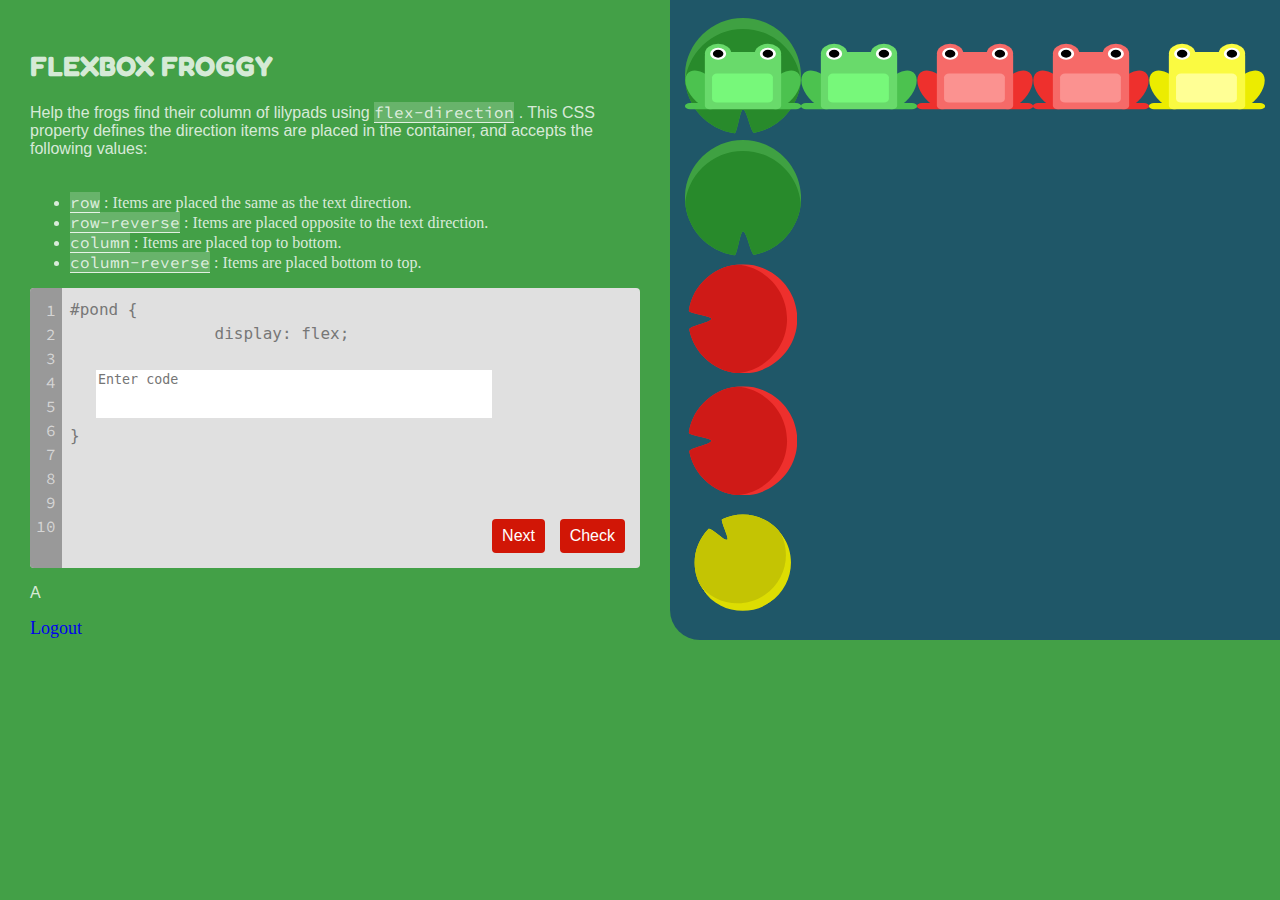
<file: index.html>
<!DOCTYPE html>
<html lang="en">
<head>
    <meta charset="UTF-8">
    <meta name="viewport" content="width=device-width, initial-scale=1.0">
    <title>Flexbox Froggy</title>
    <link rel="icon" type="image/x-icon" href="./assets/images/ansh.jpeg" sizes="96x96">

    <link rel="stylesheet" href="style.css">
</head>
<body>
    <div class="app">
        <section id="instruction">
            <h1>Flexbox Froggy</h1>
            <!-- <p>
                help this army of frogs form three orderly columns using
                a combination of <span class="help">flex-direction</span> and <span class="help">flex-wrap</span>.
            </p> -->
            <p>Help the frogs find their column of lilypads using <span class="help">flex-direction</span> . This CSS property defines the direction items are placed in the container, and accepts the following values:<br><br>

                <ul>
                    <li><span class="help">row</span> : Items are placed the same as the text direction.</li>
                    <li><span class="help">row-reverse</span> : Items are placed opposite to the text direction.</li>
                    <li><span class="help">column</span> : Items are placed top to bottom.</li>
                    <li><span class="help">column-reverse</span> : Items are placed bottom to top.</li>
                </ul>
                
            </p>

            <div class="editor">
                <div class="line-number">
                    1<br>2<br>3<br>4<br>5<br>6<br>7<br>8<br>9<br>10
                </div>

                <pre>#pond {
               display: flex;
                </pre>
                <textarea placeholder="Enter code"></textarea>
                <pre>}</pre>
                <!-- <button id="btn">Next</button> -->
                <button id="btn">Check</button>
                <button id="btn" style="margin-right: 80px; cursor: pointer;"><a href="./levels/index2.html" style="text-decoration: none; color: inherit;">Next</a></button>
            </div>
            <div class="auth_letter_div" id="popupContainer">
                <p id="auth_letter" class="auth_letter">A</p>
                <div id="popupMenu" class="popup-menu">
                    <a href="./auth/index.html" style="text-decoration: none; font-size: large; font-family: cursive;">Logout</a>
                </div>
            </div>
        </section>
        <section id="pond">
            <div id="forefront">
                <!-- green frog -->
                <div class="frogContainer">
                    <div class="frog green"></div>
                </div>
                <div class="frogContainer">
                    <div class="frog green"></div>
                </div>

                <!-- red frog -->
                <div class="frogContainer">
                    <div class="frog red"></div>
                </div>
                <div class="frogContainer">
                    <div class="frog red"></div>
                </div>

                <!-- yellow frog -->
                <div class="frogContainer">
                    <div class="frog yellow"></div>
                </div>

            </div>
            <div id="background">
                <!-- green -->
                <div class="lilly-container">
                    <div class="lilly green"></div>

                </div>
                <div class="lilly-container">
                    <div class="lilly green"></div>

                </div>
                
                <!-- red -->
                <div class="lilly-container">
                    <div class="lilly red" style="transform: scale(0.94) rotate(90deg)"></div>
                    
                </div>
                <div class="lilly-container">
                    <div class="lilly red" style="transform: scale(0.94) rotate(90deg)"></div>
                    
                </div>
                <!-- yellow -->
                <div class="lilly-container">
                    <div class="lilly yellow" style="transform: scale(0.83) rotate(146deg)"></div>
                    
                </div>
            </div>
        </section>
        
    </div>

    <script src="app.js"></script>
    <script src="./auth/app.js"></script>
</body>
</html>
</file>
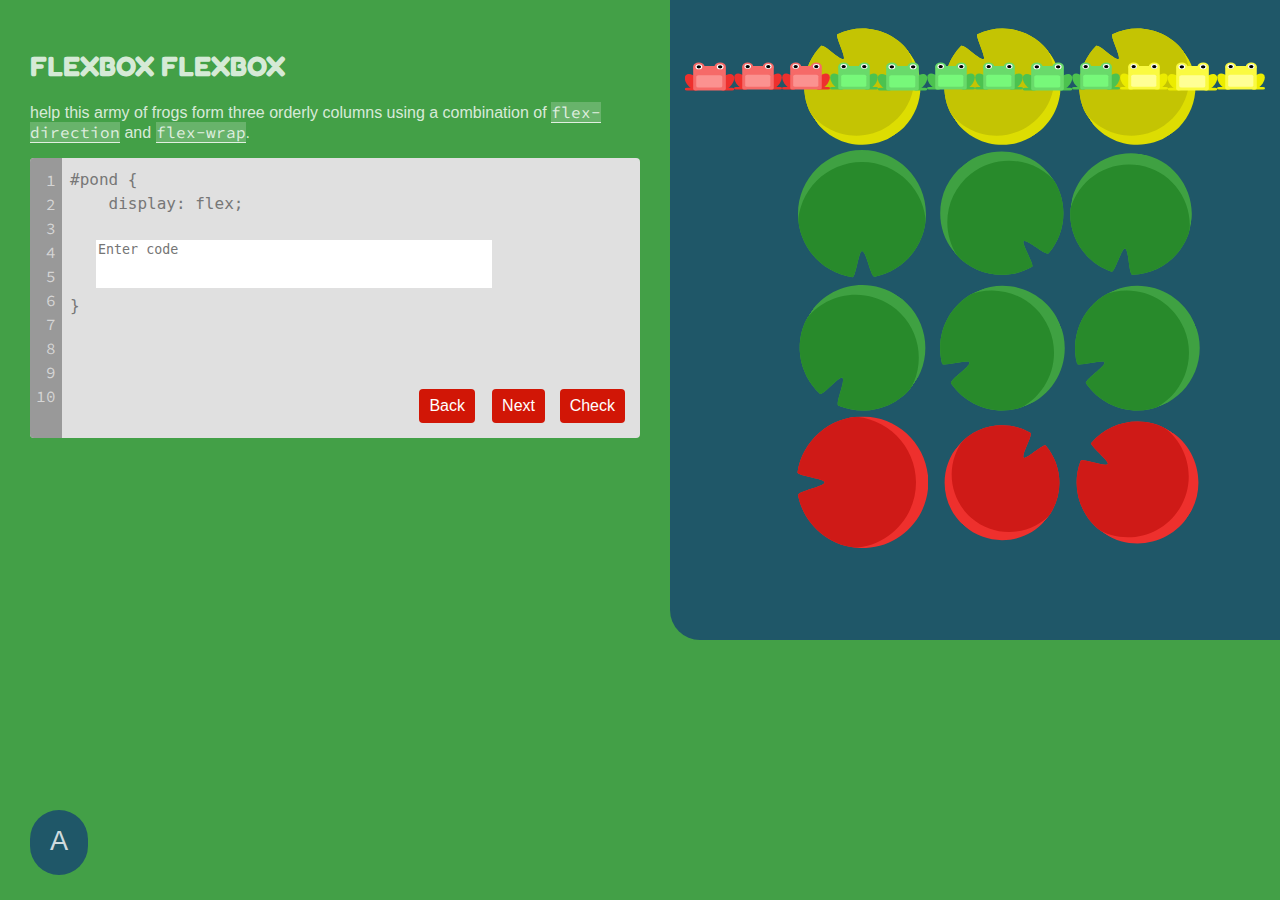
<file: levels/index3.html>
<!DOCTYPE html>
<html lang="en">
<head>
    <meta charset="UTF-8">
    <meta name="viewport" content="width=device-width, initial-scale=1.0">
    <title>Flexbox Froggy</title>
    <link rel="icon" type="image/x-icon" href="./assets/images/ansh.jpeg" sizes="96x96">
    <link rel="stylesheet" href="./style.css">
</head>
<body>
    <div class="app">
        <section id="instruction">
            <h1>Flexbox Flexbox</h1>
            <p>
                help this army of frogs form three orderly columns using
                a combination of <span class="help">flex-direction</span> and <span class="help">flex-wrap</span>.
            </p>

            <div class="editor">
                <div class="line-number">
                    1<br>2<br>3<br>4<br>5<br>6<br>7<br>8<br>9<br>10
                </div>

                <pre>#pond {
    display: flex;
                </pre>
                <textarea placeholder="Enter code"></textarea>
                <pre>}</pre>
                <!-- <button id="btn">Next</button> -->
                <button id="btn">Check</button>
                <button id="btn" style="margin-right: 150px; cursor: pointer;"><a href="./index2.html" style="text-decoration: none; color: inherit;">Back</a></button>
                <button id="btn" style="margin-right: 80px; cursor: pointer;"><a href="./index4.html" style="text-decoration: none; color: inherit;">Next</a></button>
            </div>
            <div class="auth_letter_div" id="popupContainer">
                <p id="auth_letter" class="auth_letter">A</p>
                <div id="popupMenu" class="popup-menu">
                    <a href="../auth/index.html" style="text-decoration: none; font-size: large; font-family: cursive;">Logout</a>
                </div>
            </div>
        </section>
        <section id="pond">
            <div id="forefront">

                <!-- red frog -->

                <div class="frogContainer">
                    <div class="frog red"></div>
                </div>
                <div class="frogContainer">
                    <div class="frog red"></div>
                </div>
                <div class="frogContainer">
                    <div class="frog red"></div>
                </div>

                <!-- green frog -->
                <div class="frogContainer">
                    <div class="frog green"></div>
                </div>
                <div class="frogContainer">
                    <div class="frog green"></div>
                </div>
                <div class="frogContainer">
                    <div class="frog green"></div>
                </div>
                <div class="frogContainer">
                    <div class="frog green"></div>
                </div>
                <div class="frogContainer">
                    <div class="frog green"></div>
                </div>
                <div class="frogContainer">
                    <div class="frog green"></div>
                </div>

                <!-- yellow frog -->
                
                <div class="frogContainer">
                    <div class="frog yellow"></div>
                </div>
                <div class="frogContainer">
                    <div class="frog yellow"></div>
                </div>
                <div class="frogContainer">
                    <div class="frog yellow"></div>
                </div>

            </div>
            <div id="background">
                <!-- yellow -->
                <div class="lilly-container">
                    <div class="lilly yellow one" style="transform: scale(0.83) rotate(146deg)"></div>
                    
                </div>
                <div class="lilly-container">
                    <div class="lilly yellow two" style="transform: scale(0.83) rotate(146deg)"></div>
                    
                </div>
                <div class="lilly-container three">
                    <div class="lilly yellow" style="transform: scale(0.83) rotate(146deg)"></div>
                    
                </div>


                <!-- green -->
                <div class="lilly-container four">
                    <div class="lilly green"></div>

                </div>
                <div class="lilly-container five">
                    <div class="lilly green" style="transform: scale(0.88) rotate(322deg)"></div>
                    
                </div>
                <div class="lilly-container six">
                    <div class="lilly green" style="transform: scale(0.95) rotate(10deg)"></div>
                    
                </div>
                <div class="lilly-container seven">
                    <div class="lilly green" style="transform: scale(0.82) rotate(34deg)"></div>
                    
                </div>
                <div class="lilly-container eight">
                    <div class="lilly green" style="transform: scale(0.89) rotate(67deg)"></div>
                    
                </div>
                <div class="lilly-container nine">
                    <div class="lilly green" style="transform: scale(0.89) rotate(67deg)"></div>
                    
                </div>
                <!-- red -->
                <div class="lilly-container ten">
                    <div class="lilly red" style="transform: scale(0.94) rotate(90deg)"></div>
                    
                </div>
                <div class="lilly-container eleven">
                    <div class="lilly red" style="transform: scale(0.82) rotate(221deg)"></div>
                    
                </div>
                <div class="lilly-container tweleve">
                    <div class="lilly red" style="transform: scale(0.87) rotate(122deg)"></div>
                    
                </div>
            </div>
        </section>
        
    </div>


    <script src="../app.js"></script>
    <script src="../auth/app.js"></script>
</body>
</html>
</file>
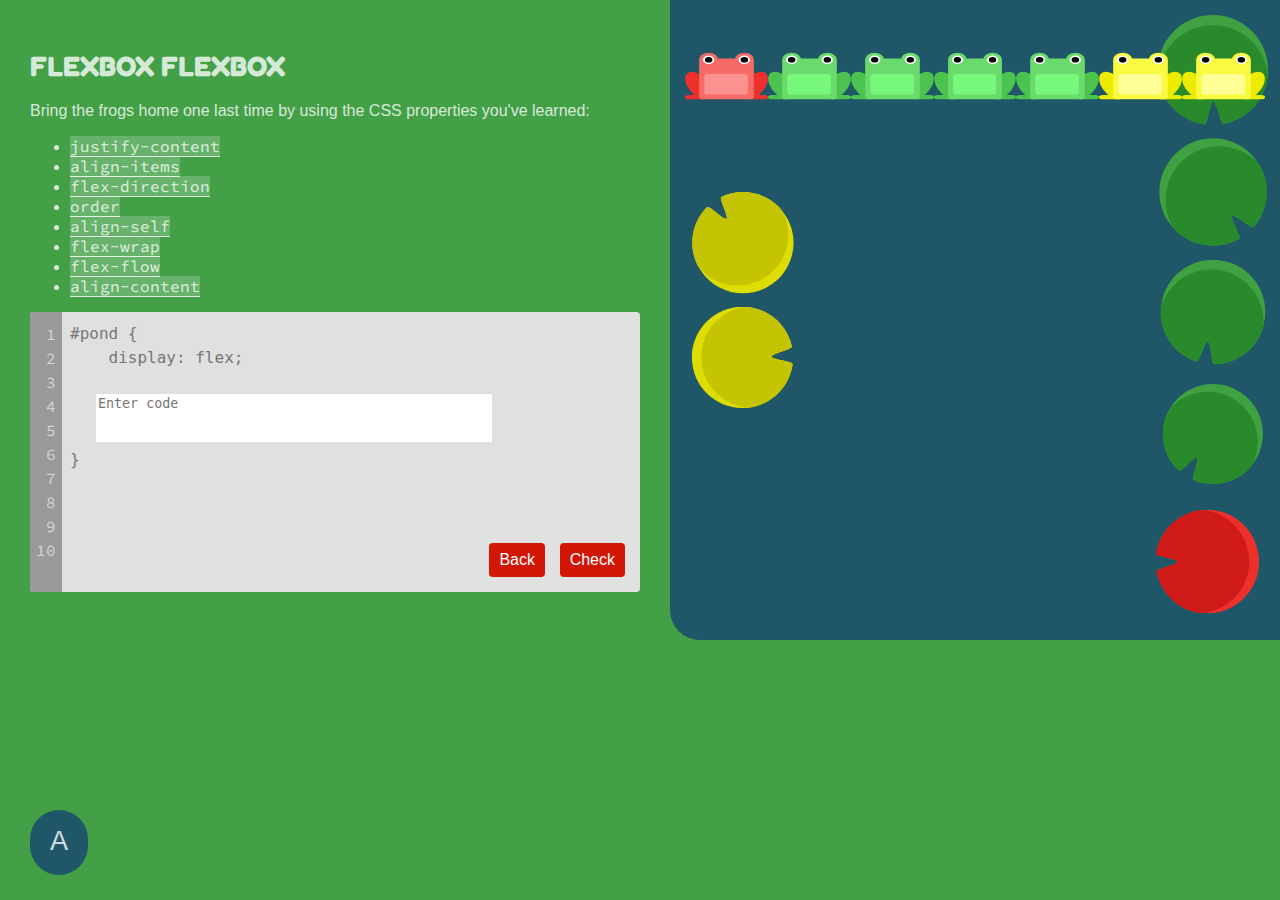
<file: levels/index4.html>
<!DOCTYPE html>
<html lang="en">
<head>
    <meta charset="UTF-8">
    <meta name="viewport" content="width=device-width, initial-scale=1.0">
    <title>Flexbox Froggy</title>
    <link rel="icon" type="image/x-icon" href="./assets/images/ansh.jpeg" sizes="96x96">
    <link rel="stylesheet" href="./style4.css">
</head>
<body>
    <div class="app">
        <section id="instruction">
            <h1>Flexbox Flexbox</h1>
            <!-- <p>
                help this army of frogs form three orderly columns using
                a combination of <span class="help">flex-direction</span> and <span class="help">flex-wrap</span>.
            </p> -->
            <p>Bring the frogs home one last time by using the CSS properties you've learned:</p>
<ul>
    <li><span class="help">justify-content</span></li>
    <li><span class="help">align-items</span></li>
    <li><span class="help">flex-direction</span></li>
    <li><span class="help">order</span></li>
    <li><span class="help">align-self</span></li>
    <li><span class="help">flex-wrap</span></li>
    <li><span class="help">flex-flow</span></li>
    <li><span class="help">align-content</span></li>
</ul>

            <div class="editor">
                <div class="line-number">
                    1<br>2<br>3<br>4<br>5<br>6<br>7<br>8<br>9<br>10
                </div>

                <pre>#pond {
    display: flex;
                </pre>
                <textarea placeholder="Enter code"></textarea>
                <pre>}</pre>
                <!-- <button id="btn">Next</button> -->
                <button id="btn">Check</button>
                <button id="btn" style="margin-right: 80px; cursor: pointer;"><a href="./index3.html" style="text-decoration: none; color: inherit;">Back</a></button>
            </div>
            <div class="auth_letter_div" id="popupContainer">
                <p id="auth_letter" class="auth_letter">A</p>
                <div id="popupMenu" class="popup-menu">
                    <a href="../auth/index.html" style="text-decoration: none; font-size: large; font-family: cursive;">Logout</a>
                </div>
            </div>
        </section>
        <section id="pond">
            <div id="forefront">
                <div class="frogContainer">
                    <div class="frog red"></div>
                </div>
                <!-- green frog -->
                <div class="frogContainer">
                    <div class="frog green"></div>
                </div>
                <div class="frogContainer">
                    <div class="frog green"></div>
                </div>
                <div class="frogContainer">
                    <div class="frog green"></div>
                </div>
                <div class="frogContainer">
                    <div class="frog green"></div>
                </div>

                <!-- yellow frog -->
                
                <div class="frogContainer">
                    <div class="frog yellow"></div>
                </div>
                <div class="frogContainer">
                    <div class="frog yellow"></div>
                </div>

            </div>
            <div id="background">
                <!-- green -->
                <div class="lilly-container">
                    <div class="lilly green one"></div>

                </div>
                <div class="lilly-container">
                    <div class="lilly green two" style="transform: scale(0.88) rotate(322deg)"></div>
                    
                </div>
                <div class="lilly-container">
                    <div class="lilly green three" style="transform: scale(0.95) rotate(10deg)"></div>
                    
                </div>
                <div class="lilly-container">
                    <div class="lilly green four" style="transform: scale(0.82) rotate(34deg)"></div>
                    
                </div>
                <!-- red -->
                <div class="lilly-container">
                    <div class="lilly red five" style="transform: scale(0.94) rotate(90deg)"></div>
                    
                </div>
                <!-- yellow -->
                <div class="lilly-container">
                    <div class="lilly yellow six" style="transform: scale(0.83) rotate(146deg)"></div>
                    
                </div>
                <div class="lilly-container seven">
                    <div class="lilly yellow" style="transform: scale(0.92) rotate(269deg)"></div>
                    
                </div>
            </div>
        </section>
        
    </div>


    <script src="../app.js"></script>
    <script src="../auth/app.js"></script>
</body>
</html>
</file>
<file: style.css>
@import url('https://fonts.googleapis.com/css2?family=Fredoka&family=Source+Code+Pro:ital,wght@0,300;0,400;1,200;1,300;1,400;1,500&display=swap');
body{
    background-color: rgb(67, 160, 71);
    color: rgba(255,255,255,0.8);
    margin: 0;
    padding: 0;
}

.app{
    display: flex;
}

h1{
    text-transform: uppercase;
    font-size: 28px;
    font-family: 'Fredoka', sans-serif;
}

p{
    font-family: 'PT Sans', sans-serif;
}

.help{
    font-family: 'Source Code Pro', monospace;
    background-color: rgba(255,255,255,0.2);
    border-bottom: 1px solid rgba(255,255,255,0.8);
}

#instruction{
    padding: 30px;
    width: 50%;
}

#pond{
    position: relative;
    background-color: rgb(31,87,104);
    width:50vw;
    height:50vw;
    border-bottom-left-radius: 30px;
    overflow: hidden;
    /* adding height width constrains on the ponds */
    min-width: 300px;
    min-height: 300px;
}



.editor{
    position: relative;
    background-color: rgb(224,224,224);
    height: 260px;
    /* width: 500px; */
    padding: 10px 10px 10px 40px;

    border-radius: 4px;
    font-family: 'Source Code Pro', monospace;
    font-size: 16px;
    line-height: 1.5;
    color: rgb(119,119,119);
    overflow: hidden;
}

.line-number{
    position: absolute;
    top:0;
    left:0;
    background-color: rgb(153,153,153);
    color: rgb(213,213,213);
    padding: 10px 6px;
    height: 100%;
    text-align: right;
}

pre{
    margin: 0;
    
}
textarea {
    height: 44px;
    
    border: none;
    outline: none;
    resize: none;
    overflow: auto;
    margin-left: 26px;
    width: 70%;
}
#btn{
    background-color: rgb(209,22,6);
    border: none;
    border-radius: 4px;
    font-family: 'PT Sans',sans-serif;
    font-size: 16px;
    line-height: 1.5;
    color: rgb(255,255,255);
    padding: 5px 10px;
    right:15px;
    bottom: 15px;
    position: absolute;
    
}

#forefront{
    position: absolute;
    z-index: 1;
    left: 0;
    right: 0;
    width: 95%;
    height: 95%;
    padding: 2.5%;
    display: flex;
}


#background{
    position: absolute;

    left: 0;
    right: 0;
    width: 95%;
    height: 95%;
    padding: 2.5%;

    display: flex;
    flex-direction: column;
    flex-wrap: wrap;
}

.lilly-container , .frogContainer{
    width: 20%;
    height: 20%;

}
.lilly,.frog{
    width: 100%;
    height: 100%;
    background-position: center;
    background-size: contain;
    background-repeat: no-repeat;
}

.lilly.green{
    background-image: url(./assets/images/lilypad-green.svg);
}
.lilly.red{
    background-image: url(./assets/images/lilypad-red.svg);
}
.lilly.yellow{
    background-image: url(./assets/images/lilypad-yellow.svg);
}


.frog.green{
    background-image: url(./assets/images/frog-green.svg);
}

.frog.red{
    background-image: url(./assets/images/frog-red.svg);
}
.frog.yellow{
    background-image: url(./assets/images/frog-yellow.svg);
}



/* CSS for the glowing and shaking effects */
.error-glow {
    border: 2px solid red;
    box-shadow: 0 0 5px red;
    animation: glow 0.5s infinite alternate;
}

@keyframes glow {
    0% {
        border-color: red;
        box-shadow: 0 0 5px red;
    }
    100% {
        border-color: transparent;
        box-shadow: none;
    }
}

.error-shake {
    animation: shake 0.5s ease-in-out infinite;
}

@keyframes shake {
    0%, 100% {
        transform: translateX(0);
    }
    25%, 75% {
        transform: translateX(-5px);
    }
    50% {
        transform: translateX(5px);
    }
}




/* Add media queries for responsiveness */
@media screen and (max-width: 768px) {
    .app {
        flex-direction: column; /* Stack elements vertically on small screens */
    }

    #instruction {
        width: 100%; /* Take full width on small screens */
    }

    #pond {
        width: 100%; /* Take full width on small screens */
    }

    .editor {
        width: 100%; /* Take full width on small screens */
    }

    .lilly-container,
    .frogContainer {
        width: 50%; /* Two elements per row on small screens */
    }

    /* Adjust font sizes or other styles for small screens */
    h1 {
        font-size: 24px;
    }
}
</file>
<file: levels/style.css>
@import url('https://fonts.googleapis.com/css2?family=Fredoka&family=Source+Code+Pro:ital,wght@0,300;0,400;1,200;1,300;1,400;1,500&display=swap');
body{
    background-color: rgb(67, 160, 71);
    color: rgba(255,255,255,0.8);
    margin: 0;
    padding: 0;
}

.app{
    display: flex;
}

h1{
    text-transform: uppercase;
    font-size: 28px;
    font-family: 'Fredoka', sans-serif;
}

p{
    font-family: 'PT Sans', sans-serif;
}

.help{
    font-family: 'Source Code Pro', monospace;
    background-color: rgba(255,255,255,0.2);
    border-bottom: 1px solid rgba(255,255,255,0.8);
}

#instruction{
    padding: 30px;
    width: 50%;
}

#pond{
    position: relative;
    background-color: rgb(31,87,104);
    width:50vw;
    height:50vw;
    border-bottom-left-radius: 30px;
    overflow: hidden;
    /* adding height width constrains on the ponds */
    min-width: 300px;
    min-height: 300px;
}



.editor{
    position: relative;
    background-color: rgb(224,224,224);
    height: 260px;
    /* width: 500px; */
    padding: 10px 10px 10px 40px;

    border-radius: 4px;
    font-family: 'Source Code Pro', monospace;
    font-size: 16px;
    line-height: 1.5;
    color: rgb(119,119,119);
    overflow: hidden;
}

.line-number{
    position: absolute;
    top:0;
    left:0;
    background-color: rgb(153,153,153);
    color: rgb(213,213,213);
    padding: 10px 6px;
    height: 100%;
    text-align: right;
}

pre{
    margin: 0;
    
}
textarea {
    height: 44px;
    
    border: none;
    outline: none;
    resize: none;
    overflow: auto;
    margin-left: 26px;
    width: 70%;
}
#btn{
    background-color: rgb(209,22,6);
    border: none;
    border-radius: 4px;
    font-family: 'PT Sans',sans-serif;
    font-size: 16px;
    line-height: 1.5;
    color: rgb(255,255,255);
    padding: 5px 10px;
    right:15px;
    bottom: 15px;
    position: absolute;
    
}

#forefront{
    position: absolute;
    z-index: 1;
    left: 0;
    right: 0;
    width: 95%;
    height: 95%;
    padding: 2.5%;
    display: flex;
}


#background{
    position: absolute;

    left: 0;
    right: 0;
    width: 95%;
    height: 95%;
    padding: 2.5%;

    display: flex;
    flex-direction: column;
    flex-wrap: wrap;
}

.lilly-container , .frogContainer{
    width: 20%;
    height: 20%;

}
.lilly,.frog{
    width: 100%;
    height: 100%;
    background-position: center;
    background-size: contain;
    background-repeat: no-repeat;
}

.lilly.green{
    background-image: url(../assets/images/lilypad-green.svg);
}

.one{
    width: 23%;
    height: 23%;
    position: absolute;
    top: 2%;
    left: 20%;
}

.two{
    width: 23%;
    height: 23%;
    position: absolute;
    top: 2%;
    left: 43%;
}

.three{
    width: 23%;
    height: 23%;
    position: absolute;
    top: 2%;
    left: 65%;
}

.four{
    width: 21%;
    height: 21%;
    position: absolute;
    top: 23%;
    left: 21%;
}
.five{
    width: 23%;
    height: 23%;
    position: absolute;
    top: 22%;
    left: 43%;
}
.six{
    width: 21%;
    height: 21%;
    position: absolute;
    top: 23%;
    left: 65%;
}
.seven{
    width: 25%;
    height: 25%;
    position: absolute;
    top: 42%;
    left: 19%;
}
.eight{
    width: 23%;
    height: 23%;
    position: absolute;
    top: 43%;
    left: 43%;
}
.nine{
    width: 23%;
    height: 23%;
    position: absolute;
    top: 43%;
    left: 65%;
}
.ten{
    width: 23%;
    height: 23%;
    position: absolute;
    top: 64%;
    left: 20%;
}
.eleven{
    width: 23%;
    height: 23%;
    position: absolute;
    top: 64%;
    left: 43%;
}
.tweleve{
    width: 23%;
    height: 23%;
    position: absolute;
    top: 64%;
    left: 65%;
}

.lilly.red{
    background-image: url(../assets/images/lilypad-red.svg);
}
.lilly.yellow{
    background-image: url(../assets/images/lilypad-yellow.svg);
}


.frog.green{
    background-image: url(../assets/images/frog-green.svg);
}

.frog.red{
    background-image: url(../assets/images/frog-red.svg);
}
.frog.yellow{
    background-image: url(../assets/images/frog-yellow.svg);
}

.auth_letter_div{
    position: absolute;
    bottom: 25px;
    background-color:  rgb(31,87,104);
    padding-left: 20px;
    padding-right: 20px;
    padding-bottom: 20px;
    border-radius: 50px;
    height: 5%;
    cursor: pointer;
}

.auth_letter{
    font-size: 1.7rem;
    margin-top: 15px;
}








/* CSS for the glowing and shaking effects */
.error-glow {
    border: 2px solid red;
    box-shadow: 0 0 5px red;
    animation: glow 0.5s infinite alternate;
}

@keyframes glow {
    0% {
        border-color: red;
        box-shadow: 0 0 5px red;
    }
    100% {
        border-color: transparent;
        box-shadow: none;
    }
}

.error-shake {
    animation: shake 0.5s ease-in-out infinite;
}

@keyframes shake {
    0%, 100% {
        transform: translateX(0);
    }
    25%, 75% {
        transform: translateX(-5px);
    }
    50% {
        transform: translateX(5px);
    }
}




/* Add media queries for responsiveness */
@media screen and (max-width: 768px) {
    .app {
        flex-direction: column; /* Stack elements vertically on small screens */
    }

    #instruction {
        width: 100%; /* Take full width on small screens */
    }

    #pond {
        width: 100%; /* Take full width on small screens */
    }

    .editor {
        width: 100%; /* Take full width on small screens */
    }

    .lilly-container,
    .frogContainer {
        width: 50%; /* Two elements per row on small screens */
    }

    /* Adjust font sizes or other styles for small screens */
    h1 {
        font-size: 24px;
    }
}



.popup-menu {
    display: none;
    position: absolute;
    top: 30px;
    right: 0;
    background-color: #fff;
    border: 1px solid #ccc;
    padding: 10px;
    border-radius: 4px;
    box-shadow: 0 2px 4px rgba(0, 0, 0, 0.1);
}

.auth_letter_div:hover #popupMenu {
    display: block;
}
</file>
<file: levels/style4.css>
@import url('https://fonts.googleapis.com/css2?family=Fredoka&family=Source+Code+Pro:ital,wght@0,300;0,400;1,200;1,300;1,400;1,500&display=swap');
body{
    background-color: rgb(67, 160, 71);
    color: rgba(255,255,255,0.8);
    margin: 0;
    padding: 0;
}

.app{
    display: flex;
}

h1{
    text-transform: uppercase;
    font-size: 28px;
    font-family: 'Fredoka', sans-serif;
}

p{
    font-family: 'PT Sans', sans-serif;
}

.help{
    font-family: 'Source Code Pro', monospace;
    background-color: rgba(255,255,255,0.2);
    border-bottom: 1px solid rgba(255,255,255,0.8);
}

#instruction{
    padding: 30px;
    width: 50%;
}

#pond{
    position: relative;
    background-color: rgb(31,87,104);
    width:50vw;
    height:50vw;
    border-bottom-left-radius: 30px;
    overflow: hidden;
    /* adding height width constrains on the ponds */
    min-width: 300px;
    min-height: 300px;
}



.editor{
    position: relative;
    background-color: rgb(224,224,224);
    height: 260px;
    /* width: 500px; */
    padding: 10px 10px 10px 40px;

    border-radius: 4px;
    font-family: 'Source Code Pro', monospace;
    font-size: 16px;
    line-height: 1.5;
    color: rgb(119,119,119);
    overflow: hidden;
}

.line-number{
    position: absolute;
    top:0;
    left:0;
    background-color: rgb(153,153,153);
    color: rgb(213,213,213);
    padding: 10px 6px;
    height: 100%;
    text-align: right;
}

pre{
    margin: 0;
    
}
textarea {
    height: 44px;
    
    border: none;
    outline: none;
    resize: none;
    overflow: auto;
    margin-left: 26px;
    width: 70%;
}
#btn{
    background-color: rgb(209,22,6);
    border: none;
    border-radius: 4px;
    font-family: 'PT Sans',sans-serif;
    font-size: 16px;
    line-height: 1.5;
    color: rgb(255,255,255);
    padding: 5px 10px;
    right:15px;
    bottom: 15px;
    position: absolute;
    
}

#forefront{
    position: absolute;
    z-index: 1;
    left: 0;
    right: 0;
    width: 95%;
    height: 95%;
    padding: 2.5%;
    display: flex;
}


#background{
    position: absolute;

    left: 0;
    right: 0;
    width: 95%;
    height: 95%;
    padding: 2.5%;

    display: flex;
    flex-direction: column;
    flex-wrap: wrap;
}

.lilly-container , .frogContainer{
    width: 20%;
    height: 20%;

}
.lilly,.frog{
    width: 100%;
    height: 100%;
    background-position: center;
    background-size: contain;
    background-repeat: no-repeat;
}

.lilly.green{
    background-image: url(../assets/images/lilypad-green.svg);
}
.lilly.red{
    background-image: url(../assets/images/lilypad-red.svg);
}
.lilly.yellow{
    background-image: url(../assets/images/lilypad-yellow.svg);
}


.frog.green{
    background-image: url(../assets/images/frog-green.svg);
}

.frog.red{
    background-image: url(../assets/images/frog-red.svg);
}
.frog.yellow{
    background-image: url(../assets/images/frog-yellow.svg);
}

.auth_letter_div{
    position: absolute;
    bottom: 25px;
    background-color:  rgb(31,87,104);
    padding-left: 20px;
    padding-right: 20px;
    padding-bottom: 20px;
    border-radius: 50px;
    height: 5%;
    cursor: pointer;
}

.auth_letter{
    font-size: 1.7rem;
    margin-top: 15px;
}



.one{
    width: 18%;
    height: 18%;
    position: absolute;
    top: 2%;
    left: 80%;
}
.two{
    width: 20%;
    height: 20%;
    position: absolute;
    top: 20%;
    left: 79%;
}


.three{
    width: 18%;
    height: 18%;
    position: absolute;
    top: 40%;
    left: 80%;
}
.four{
    width: 20%;
    height: 20%;
    position: absolute;
    top: 58%;
    left: 79%;
}


.five{
    width: 18%;
    height: 18%;
    position: absolute;
    top: 79%;
    left: 79%;
}


.six{
    width: 20%;
    height: 20%;
    position: absolute;
    top: 28%;
    left: 2%;
}
.seven{
    width: 18%;
    height: 18%;
    position: absolute;
    top: 47%;
    left: 3%;
}






/* CSS for the glowing and shaking effects */
.error-glow {
    border: 2px solid red;
    box-shadow: 0 0 5px red;
    animation: glow 0.5s infinite alternate;
}

@keyframes glow {
    0% {
        border-color: red;
        box-shadow: 0 0 5px red;
    }
    100% {
        border-color: transparent;
        box-shadow: none;
    }
}

.error-shake {
    animation: shake 0.5s ease-in-out infinite;
}

@keyframes shake {
    0%, 100% {
        transform: translateX(0);
    }
    25%, 75% {
        transform: translateX(-5px);
    }
    50% {
        transform: translateX(5px);
    }
}




/* Add media queries for responsiveness */
@media screen and (max-width: 768px) {
    .app {
        flex-direction: column; /* Stack elements vertically on small screens */
    }

    #instruction {
        width: 100%; /* Take full width on small screens */
    }

    #pond {
        width: 100%; /* Take full width on small screens */
    }

    .editor {
        width: 100%; /* Take full width on small screens */
    }

    .lilly-container,
    .frogContainer {
        width: 50%; /* Two elements per row on small screens */
    }

    /* Adjust font sizes or other styles for small screens */
    h1 {
        font-size: 24px;
    }
}



.popup-menu {
    display: none;
    position: absolute;
    top: 30px;
    right: 0;
    background-color: #fff;
    border: 1px solid #ccc;
    padding: 10px;
    border-radius: 4px;
    box-shadow: 0 2px 4px rgba(0, 0, 0, 0.1);
}

.auth_letter_div:hover #popupMenu {
    display: block;
}
</file>
